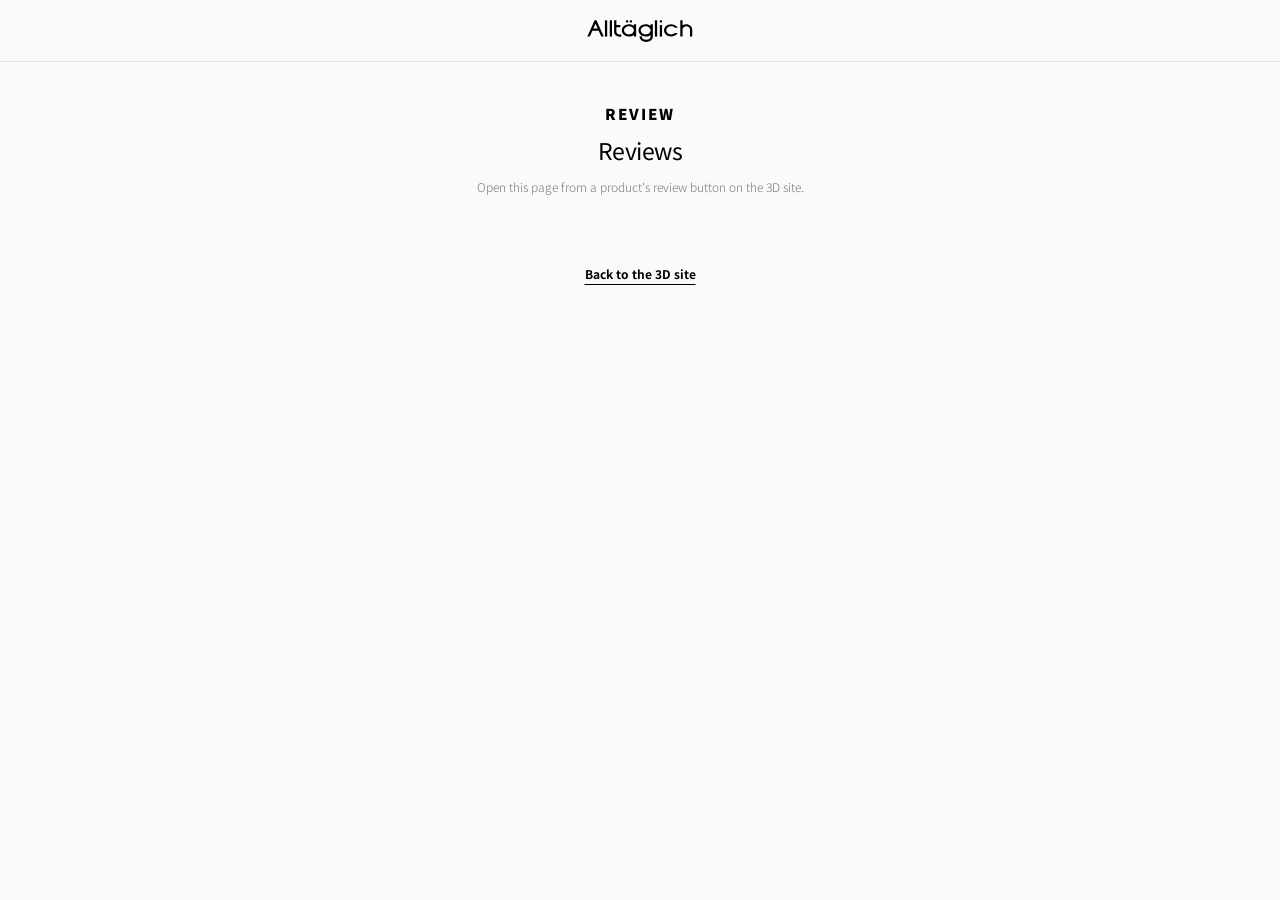
<file: product-reviews.html>
<!doctype html>
<html lang="en">
<head>
  <meta charset="utf-8">
  <meta name="viewport" content="width=device-width, initial-scale=1">
  <meta name="robots" content="noindex">
  <meta name="theme-color" content="#fafafa">
  <link rel="icon" href="./favicon.ico" sizes="16x16">
  <title>Reviews · ALLTÄGLICH</title>
  <link rel="preconnect" href="https://fonts.googleapis.com">
  <link rel="preconnect" href="https://fonts.gstatic.com" crossorigin>
  <link href="https://fonts.googleapis.com/css2?family=Noto+Sans+KR:wght@300;400;700;900&display=swap" rel="stylesheet">
  <style>
    /* Same look as the 3D site and the store: white, Noto Sans KR, the wordmark centred,
       heavy tracked headings, light grey supporting text, 1px rules, square corners. */
    :root{--paper:#fafafa;--white:#fff;--ink:#000;--text:#353535;--muted:#777;--rule:#e5e5e5;
      font-family:'Noto Sans KR','Malgun Gothic','Apple SD Gothic Neo',sans-serif;font-synthesis:none;-webkit-font-smoothing:antialiased}
    *{box-sizing:border-box}
    body{margin:0;background:var(--paper);color:var(--text);font-size:14px;line-height:1.8}
    a{color:var(--ink)}
    button,select{font:inherit;color:inherit;border-radius:0}
    button:focus-visible,select:focus-visible,a:focus-visible,summary:focus-visible{outline:1px solid var(--ink);outline-offset:3px}

    .top{height:62px;display:flex;align-items:center;justify-content:center;border-bottom:1px solid var(--rule);background:var(--paper);position:sticky;top:0;z-index:2}
    .wordmark{display:inline-flex;color:var(--ink);font-size:22px;line-height:1}
    .wordmark .logo-text{height:1em;width:auto;display:block}

    main{max-width:720px;margin:0 auto;padding:44px 20px 72px}
    .head{text-align:center;padding-bottom:30px}
    .kicker{margin:0 0 12px;font-size:15px;font-weight:900;letter-spacing:2px;color:var(--ink);line-height:1}
    h1{margin:0 0 8px;font-size:clamp(19px,3.4vw,23px);font-weight:400;line-height:1.5;letter-spacing:-.02em;color:var(--ink)}
    #status{margin:0;font-size:12px;font-weight:300;color:var(--muted)}

    .bar{display:flex;align-items:center;justify-content:space-between;gap:8px 20px;flex-wrap:wrap;padding:6px 0;border-top:1px solid var(--ink);border-bottom:1px solid var(--rule)}
    .bar[hidden]{display:none}
    #sources{display:flex;flex-wrap:wrap;gap:0 4px;margin-left:-10px}
    #sources button{position:relative;min-height:40px;padding:0 10px;border:0;background:transparent;color:#aaa;font-size:13px;font-weight:700;cursor:pointer}
    #sources button:hover{color:var(--ink)}
    #sources button[aria-pressed=true]{color:var(--ink)}
    #sources button[aria-pressed=true]::after{content:"";position:absolute;left:10px;right:10px;bottom:7px;height:2px;background:var(--ink)}
    .lang{display:flex;align-items:center;gap:8px;font-size:12px;color:var(--muted)}
    .lang select{height:32px;padding:0 26px 0 8px;border:1px solid var(--rule);background:var(--white) url("data:image/svg+xml,%3Csvg xmlns='http://www.w3.org/2000/svg' viewBox='0 0 10 6'%3E%3Cpath d='M1 1l4 4 4-4' fill='none' stroke='%23000' stroke-width='1.2'/%3E%3C/svg%3E") no-repeat right 9px center/9px;color:var(--ink);font-size:12px;appearance:none;-webkit-appearance:none;cursor:pointer}

    article{padding:22px 0;border-bottom:1px solid var(--rule)}
    .meta{display:flex;align-items:baseline;flex-wrap:wrap;gap:2px 12px;font-size:12px;font-weight:300;color:var(--muted)}
    .meta .stars{font-size:13px;letter-spacing:2px;color:var(--ink)}
    .meta .stars i{font-style:normal;color:#d5d5d5}
    .meta .src{font-weight:700;color:var(--ink)}
    article p{margin:10px 0 0;max-width:62ch;white-space:pre-wrap;overflow-wrap:anywhere;color:var(--text)}
    .photos{display:flex;gap:6px;flex-wrap:wrap;margin-top:14px}
    .photos img{display:block;width:92px;height:92px;object-fit:cover;background:#f0f0f0}
    details{margin-top:10px;font-size:12px;color:var(--muted)}
    summary{cursor:pointer;width:max-content;text-decoration:underline;text-underline-offset:4px}
    details p{margin-top:6px;font-size:13px;color:var(--muted)}
    article > a{display:inline-block;margin-top:12px;font-size:12px;font-weight:700;text-underline-offset:5px}

    #more{display:block;width:100%;min-height:48px;margin-top:28px;border:1px solid var(--ink);background:var(--white);color:var(--ink);font-size:13px;font-weight:900;letter-spacing:1px;cursor:pointer}
    #more:hover{background:var(--ink);color:var(--white)}
    #more[hidden]{display:none}
    .back{display:block;width:max-content;margin:36px auto 0;font-size:12px;font-weight:700;text-underline-offset:5px}

    @media(max-width:560px){
      .top{height:54px}.wordmark{font-size:19px}
      main{padding:32px 16px 56px}
      .bar{padding-bottom:10px}
      .photos img{width:78px;height:78px}
    }
  </style>
  <script defer src="./js/product-reviews.js?v=20261117b"></script>   <!-- the version keeps this page and its script in step when a browser has an older copy -->
</head>
<body>
  <div class="top"><a class="wordmark" href="./" aria-label="Back to the Alltäglich 3D site"><svg xmlns="http://www.w3.org/2000/svg" viewBox="112 254 1257 262" class="logo-text" role="img" aria-label="Alltäglich"><title>Alltäglich</title><g fill="currentColor"><path d="M325.357,257.762h26.89v193.653h-26.89z"/><path d="M382.978,257.762h26.887v193.653h-26.887z"/><path d="M920.357,257.762h26.886v193.653h-26.886z"/><path d="M869.209,323.337c-15.739-12.813-36.838-20.099-58.517-20.099c-47.091,0-85.4,33.235-85.4,74.09 c0,40.851,38.309,74.087,85.4,74.087c21.679,0,42.779-7.283,58.517-20.097v22.813c0,20.126-23.27,36.501-51.871,36.501 c-28.601,0-51.873-16.375-51.873-36.501v-6.867h-26.883v6.867c0,33.764,35.328,61.229,78.756,61.229 c43.429,0,78.756-27.465,78.756-61.229V303.238h-26.885V323.337z M869.209,377.328c0,27.016-26.25,48.992-58.517,48.992 c-32.262,0-58.512-21.977-58.512-48.992c0-27.017,26.25-48.994,58.512-48.994C842.959,328.334,869.209,350.312,869.209,377.328z"/><path d="M978.92,314.602h26.883v136.813h-26.883z"/><path d="M992.363,257.762c-8.023,0-14.552,6.054-14.552,13.494s6.528,13.496,14.552,13.496c8.022,0,14.548-6.055,14.548-13.496 S1000.386,257.762,992.363,257.762z"/><path d="M670.313,323.337c-15.736-12.813-36.835-20.099-58.515-20.099c-47.088,0-85.399,33.235-85.399,74.09 c0,40.851,38.311,74.087,85.399,74.087c21.676,0,42.774-7.286,58.515-20.097v20.097h26.886V303.238h-26.886V323.337z M611.797,426.32c-32.264,0-58.513-21.977-58.513-48.992c0-27.017,26.249-48.994,58.513-48.994 c32.266,0,58.515,21.978,58.515,48.994C670.313,404.344,644.063,426.32,611.797,426.32z"/><path d="M589.014,284.751c8.023,0,14.552-6.055,14.552-13.496s-6.529-13.494-14.552-13.494s-14.549,6.054-14.549,13.494 S580.991,284.751,589.014,284.751z"/><path d="M634.581,284.751c8.023,0,14.552-6.055,14.552-13.496s-6.528-13.494-14.552-13.494c-8.023,0-14.551,6.054-14.551,13.494 S626.558,284.751,634.581,284.751z"/><path d="M1294.291,303.238h-0.003c-16.148,0-31.715,4.757-44.229,13.458v-58.934h-26.882v193.653h26.882v-86.308 c0-20.276,19.842-36.773,44.229-36.773s44.23,16.497,44.23,36.773v86.308h26.886v-86.308 C1365.404,330.992,1333.504,303.238,1294.291,303.238z"/><path d="M202.871,257.762l-87,193.653h29.17l31.811-70.809h73.753l31.811,70.809h29.169l-87-193.653H202.871z M239.331,355.511 h-51.202l25.602-56.993L239.331,355.511z"/><path d="M461.89,395.239v-55.543h47.268v-25.095H461.89v-56.84h-26.887v137.478c0,31.946,29.835,57.935,66.51,57.935h17.996 v-25.098h-17.996C479.665,428.076,461.89,413.345,461.89,395.239z"/><path d="M1114.489,328.334c16.7,0,32.667,6.049,43.807,16.594l1.963,1.853h33.61l-8.734-11.131 c-15.931-20.294-42.34-32.411-70.646-32.411c-47.09,0-85.398,33.235-85.398,74.09c0,40.851,38.309,74.087,85.398,74.087 c28.306,0,54.715-12.118,70.646-32.412l8.734-11.131h-33.61l-1.963,1.855c-11.136,10.545-27.104,16.593-43.807,16.593 c-32.264,0-58.513-21.977-58.513-48.992C1055.977,350.312,1082.226,328.334,1114.489,328.334z"/></g></svg></a></div>
  <main>
    <header class="head">
      <p class="kicker">REVIEW</p>
      <h1 id="title">Reviews</h1>
      <p id="status" role="status">Loading reviews…</p>
    </header>
    <div class="bar" id="controls" hidden>
      <div id="sources" role="group" aria-label="Review source"></div>
      <label class="lang">Language
        <select id="language">
          <option value="original">한국어</option>
          <option value="en">English</option>
          <option value="ja">日本語</option>
          <option value="it">Italiano</option>
          <option value="de">Deutsch</option>
          <option value="es">Español</option>
          <option value="fr">Français</option>
          <option value="zh">简体中文</option>
          <option value="zh-Hant">繁體中文（台灣）</option>
          <option value="th">ไทย</option>
        </select>
      </label>
    </div>
    <section id="reviews" aria-labelledby="title"></section>
    <button id="more" type="button" hidden>More reviews</button>
    <a class="back" href="./">Back to the 3D site</a>
  </main>
</body>
</html>
</file>
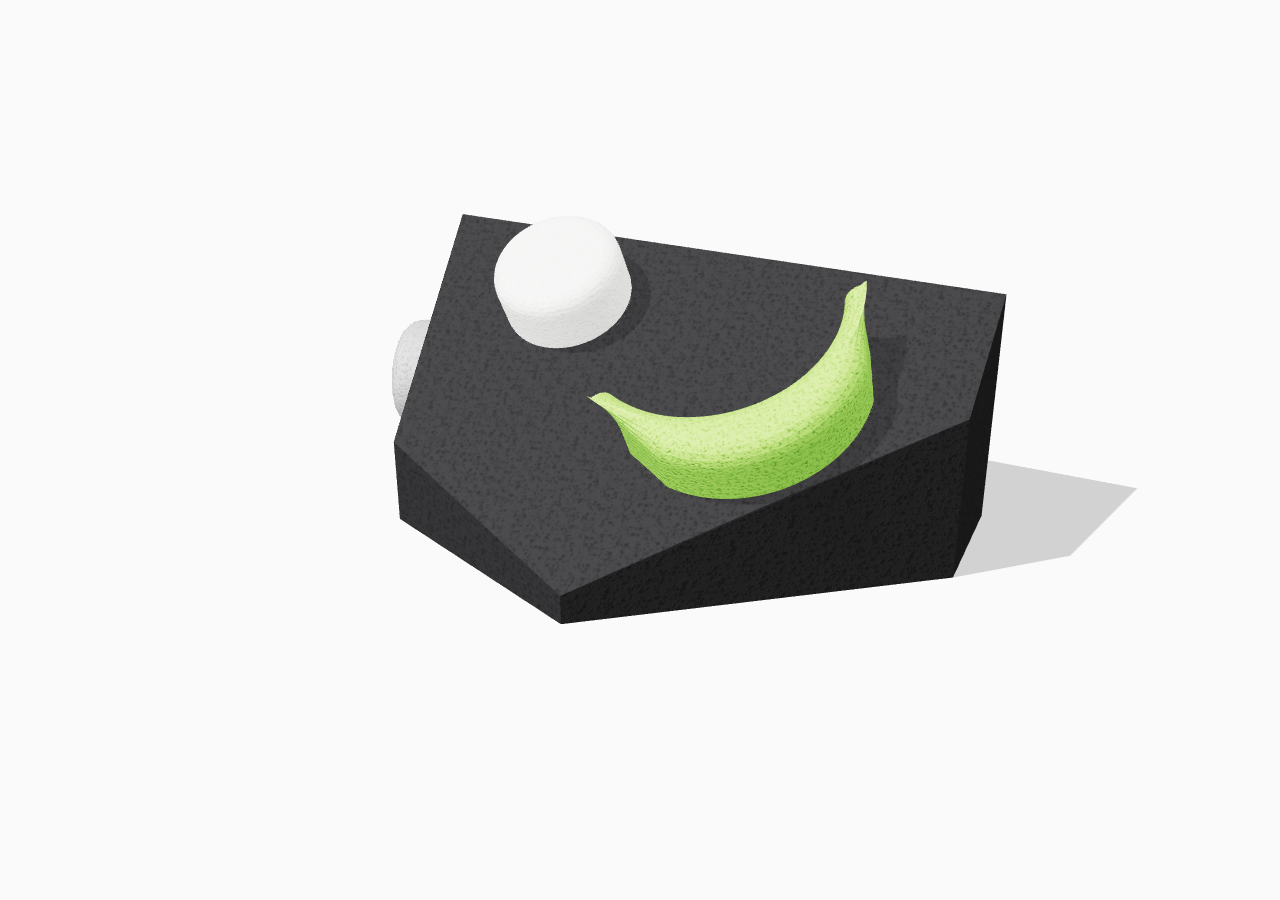
<file: products/hold.html>
<!doctype html>
<html lang="ko">
<head>
<meta charset="utf-8">
<meta name="viewport" content="width=device-width, initial-scale=1">
<title>Climbing Hold · ALLTÄGLICH</title>
<style>
  html,body{margin:0;height:100%;overflow:hidden;background:#fafafa}
  canvas{display:block;width:100%;height:100%;touch-action:none;outline:none}
</style>
<script type="importmap">{"imports":{"three":"../vendor/three/three.module.js","three/addons/controls/OrbitControls.js":"../vendor/three/OrbitControls.js"}}</script>
</head>
<body>
<script type="module">
// The climbing hold on its own: drag to turn it, wheel or two fingers to zoom.
// ?bg=rrggbb sets the page colour (the site opens it large with ?site=big).
import * as THREE from 'three';
import { OrbitControls } from 'three/addons/controls/OrbitControls.js';
import { RoomEnvironment } from '../vendor/three/RoomEnvironment.js';
import { createHoldModel } from '../js/hold.js';

const q = new URLSearchParams(location.search), bg = /^[0-9a-f]{6}$/i.test(q.get('bg') || '') ? '#' + q.get('bg') : '#fafafa';
document.body.style.background = bg;
const renderer = new THREE.WebGLRenderer({ antialias: true });
renderer.setPixelRatio(Math.min(2, devicePixelRatio)); renderer.shadowMap.enabled = true; renderer.shadowMap.type = THREE.PCFSoftShadowMap;
renderer.toneMapping = THREE.ACESFilmicToneMapping; renderer.toneMappingExposure = 1.05;
document.body.appendChild(renderer.domElement); renderer.domElement.tabIndex = 0;
const scene = new THREE.Scene(); scene.background = new THREE.Color(bg);
const pmrem = new THREE.PMREMGenerator(renderer); scene.environment = pmrem.fromScene(new RoomEnvironment(), .04).texture;
const camera = new THREE.PerspectiveCamera(32, 1, 1, 2000);
const controls = new OrbitControls(camera, renderer.domElement);
controls.enableDamping = true; controls.enablePan = false; controls.minDistance = 55; controls.maxDistance = 360; controls.maxPolarAngle = Math.PI * .49;
controls.target.set(0, 9, 3); camera.position.set(70, 78, 120);

const key = new THREE.DirectionalLight(0xffffff, 2.2); key.position.set(-60, 120, 70); key.castShadow = true;
key.shadow.mapSize.set(2048, 2048); Object.assign(key.shadow.camera, { left: -60, right: 60, top: 60, bottom: -60, near: 10, far: 400 }); key.shadow.bias = -.0004; key.shadow.radius = 6;
scene.add(key, new THREE.HemisphereLight(0xffffff, 0xdddddd, .5));
const floor = new THREE.Mesh(new THREE.PlaneGeometry(800, 800), new THREE.ShadowMaterial({ opacity: .16 })); floor.rotation.x = -Math.PI / 2; floor.receiveShadow = true; scene.add(floor);

const hold = createHoldModel(); scene.add(hold.group);
window.__hold = { hold, camera, controls, stop() { spin = false; } };
const reduce = matchMedia('(prefers-reduced-motion: reduce)').matches;
let spin = !reduce;
renderer.domElement.addEventListener('pointerdown', () => { spin = false; });

function resize() { const w = innerWidth, h = innerHeight; renderer.setSize(w, h, false); camera.aspect = w / h; camera.updateProjectionMatrix(); }
addEventListener('resize', resize); resize();
renderer.setAnimationLoop(() => {
  if (spin) hold.group.rotation.y += .003;
  controls.update(); renderer.render(scene, camera);
});
</script>
</body>
</html>
</file>
